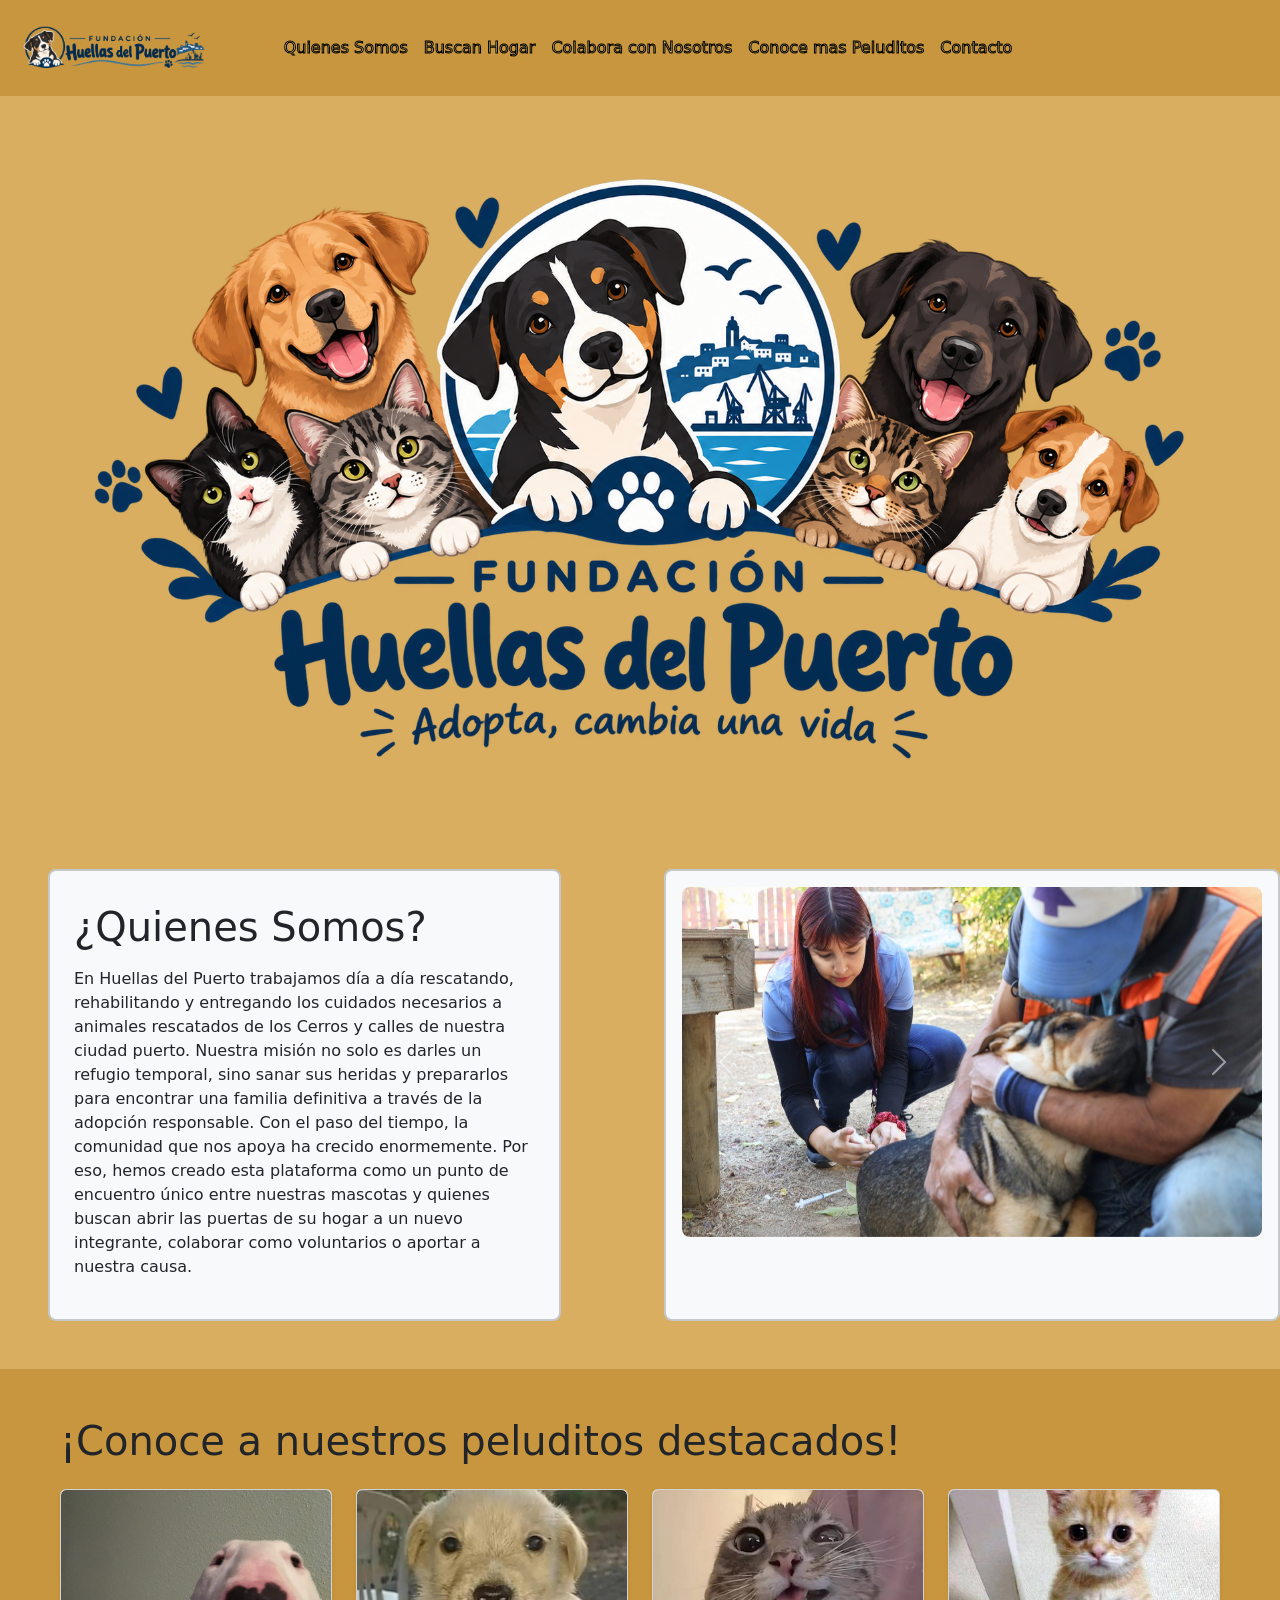
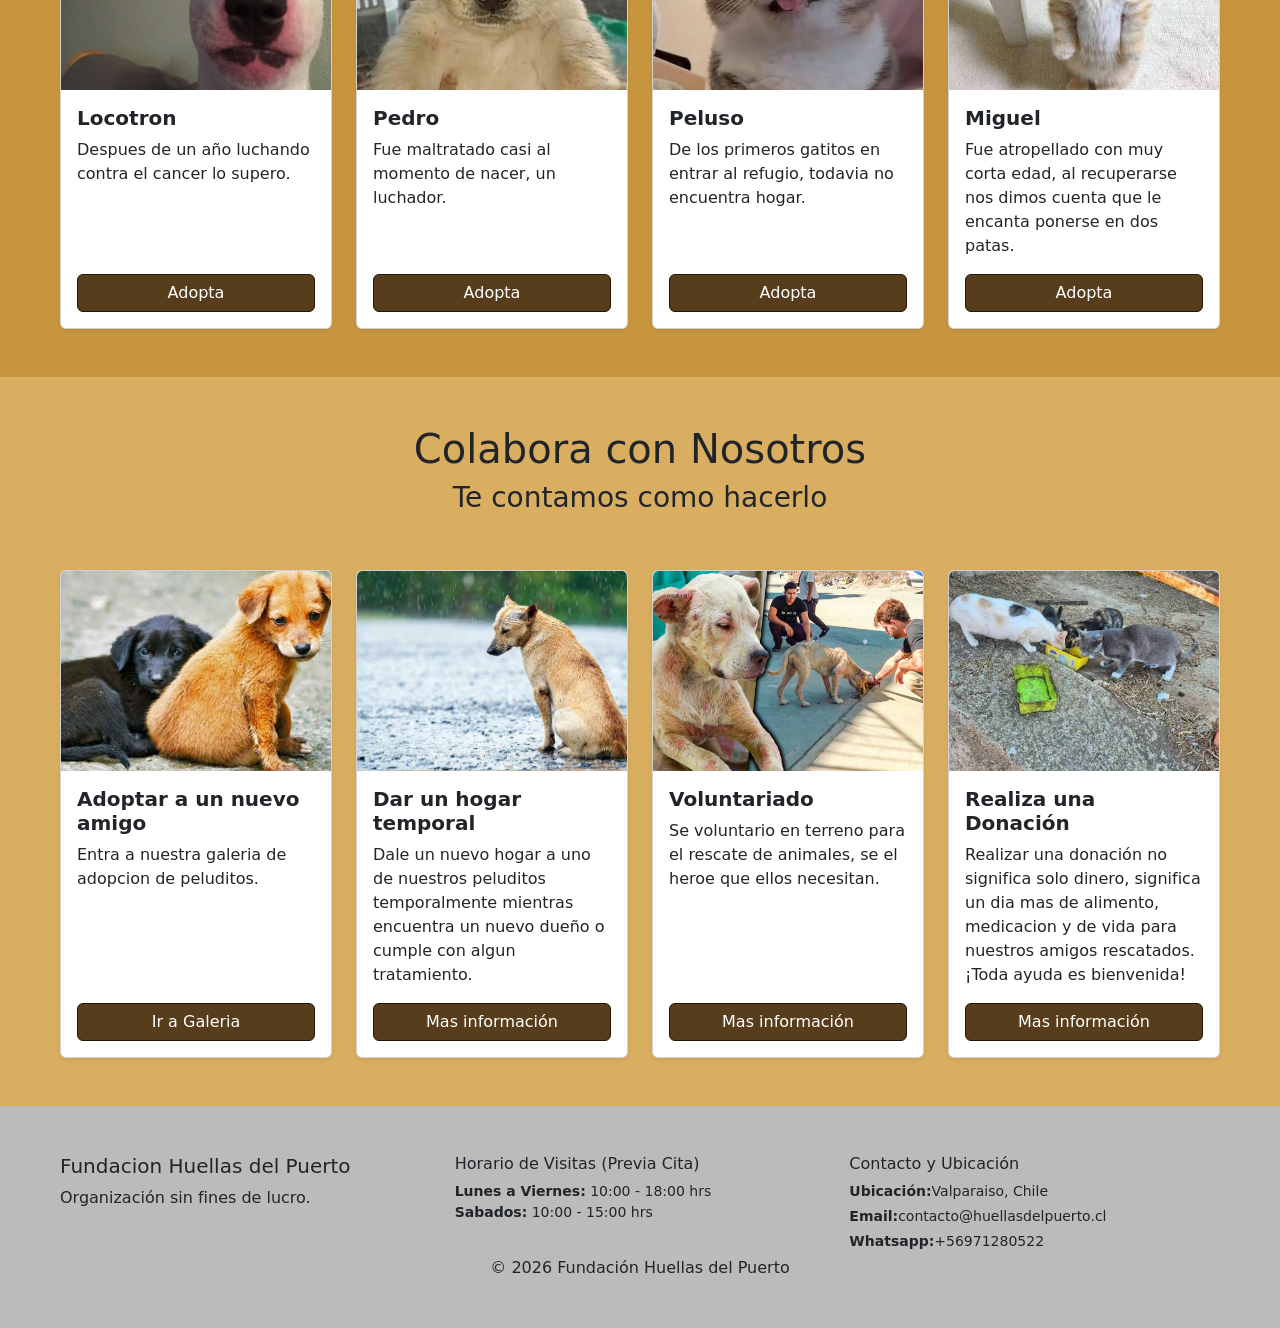
<file: views/index.html>
<!DOCTYPE html>
<html lang="es">

<head>
    <meta charset="UTF-8">
    <meta name="viewport" content="width=device-width, initial-scale=1.0">
    <title>Index</title>
    <link rel="stylesheet" href="../css/styles.css">
    <script src="https://cdn.jsdelivr.net/npm/bootstrap@5.3.3/dist/js/bootstrap.bundle.min.js"></script>
    <link href="https://cdn.jsdelivr.net/npm/bootstrap@5.3.8/dist/css/bootstrap.min.css" rel="stylesheet"
        integrity="sha384-sRIl4kxILFvY47J16cr9ZwB07vP4J8+LH7qKQnuqkuIAvNWLzeN8tE5YBujZqJLB" crossorigin="anonymous">
</head>

<body>
    <nav id="barranav" class="navbar navbar-expand-lg">
        <div class="container-fluid">
            <a class="navbar-brand" href="#">
                <img src="../img/ChatGPT Image 24 sept 2026, 20_23_19.png" alt="Bootstrap" width="200">
            </a>
            <button class="navbar-toggler" type="button" data-bs-toggle="collapse" data-bs-target="#navbarNav"
                aria-controls="navbarNav" aria-expanded="false" aria-label="Toggle navigation">
                <span class="navbar-toggler-icon"></span>
            </button>
            <div class="collapse navbar-collapse justify-content-center" id="navbarNav">
                <ul class="navbar-nav">
                    <li>
                        <a class="nav-link active" href="#QuienesSomos">Quienes Somos</a>
                    </li>
                    <li>
                        <a class="nav-link active" href="#BuscanHogar">Buscan
                            Hogar</a>
                    </li>
                    <li>
                        <a class="nav-link active" href="#ColaboraConNosotros">Colabora
                            con Nosotros</a>
                    </li>
                    <li>
                        <a class="nav-link active" href="guia.html">Conoce
                            mas Peluditos</a>
                    </li>
                    <li>
                        <a class="nav-link active" href="#Contacto">Contacto</a>
                    </li>
                </ul>
            </div>

            <div class="navbar-logo-space" style="width: 200px;"></div>

        </div>
    </nav>

    <section id="Bienvenida" class="py-5">
        <div class="container">
            <a href="#"><img src="../img/logo.png" alt="imgbienvenida" class="img-fluid"></a>
        </div>
    </section>

    <section id="QuienesSomos" class="py-5 ps-5">
        <div class="container-fluid">
            <div class="row gy-4 justify-content-center justify-content-lg-between">
                <div class="col-12 col-lg-5 bg-light border border-2 border-secondary-subtle rounded-3 p-4">
                    <h1 class="py-2">¿Quienes Somos?</h1>
                    <p>
                        En Huellas del Puerto trabajamos día a día rescatando, rehabilitando y entregando los cuidados
                        necesarios a animales rescatados de los Cerros y calles de nuestra ciudad puerto. Nuestra misión
                        no solo es darles un refugio temporal, sino sanar sus heridas y prepararlos para encontrar una
                        familia definitiva a través de la adopción responsable.
                        Con el paso del tiempo, la comunidad que nos apoya ha crecido enormemente. Por eso, hemos creado
                        esta plataforma como un punto de encuentro único entre nuestras mascotas y quienes buscan abrir
                        las puertas de su hogar a un nuevo integrante, colaborar como voluntarios o aportar a nuestra
                        causa.
                    </p>
                </div>

                <div class="col-12 col-lg-6 offset-1 bg-light border border-2 border-secondary-subtle rounded-3 p-3">
                    <div id="carouselExampleAutoplaying" class="carousel slide" data-bs-ride="carousel">
                        <div class="carousel-inner rounded-3">
                            <div class="carousel-item active">
                                <img src="../img/54411983728_119bfe7001_o-1024x683.jpg" class="d-block w-100"
                                    object-fit: cover;" alt="Perrito 1">
                            </div>
                            <div class="carousel-item">
                                <img src="../img/perritocarrusel2.jpeg" class="d-block w-100" object-fit: cover;"
                                    alt="Perrito 2">
                            </div>
                            <div class="carousel-item">
                                <img src="../img/laquiltreria3.jpg" class="d-block w-100" object-fit: cover;"
                                    alt="Perrito 3">
                            </div>
                        </div>

                        <button class="carousel-control-prev" type="button" data-bs-target="#carouselExampleAutoplaying"
                            data-bs-slide="prev">
                            <span class="carousel-control-prev-icon" aria-hidden="true"></span>
                            <span class="visually-hidden">Previous</span>
                        </button>
                        <button class="carousel-control-next" type="button" data-bs-target="#carouselExampleAutoplaying"
                            data-bs-slide="next">
                            <span class="carousel-control-next-icon" aria-hidden="true"></span>
                            <span class="visually-hidden">Next</span>
                        </button>
                    </div>
                </div>
            </div>
    </section>

    <section id="BuscanHogar" class="py-5 px-3 px-md-5">
        <div class="container-fluid">
            <h1 class="text-center text-md-start mb-4">¡Conoce a nuestros peluditos destacados!</h1>

            <div class="row g-4 justify-content-center justify-content-md-start">

                <div class="col-12 col-sm-6 col-md-4 col-lg-3 d-flex align-items-stretch">
                    <div class="card w-100 shadow-sm">
                        <img src="../img/perromeme1.jpg" class="card-img-top" alt="perro1">
                        <div class="card-body d-flex flex-column">
                            <h5 class="card-title">Locotron</h5>
                            <p class="card-text">Despues de un año luchando contra el cancer lo supero.</p>
                            <a href="#" class="btn btn-primary mt-auto">Adopta</a>
                        </div>
                    </div>
                </div>

                <div class="col-12 col-sm-6 col-md-4 col-lg-3 d-flex align-items-stretch">
                    <div class="card w-100 shadow-sm">
                        <img src="../img/perromeme2.jpg" class="card-img-top" alt="perro2">
                        <div class="card-body d-flex flex-column">
                            <h5 class="card-title">Pedro</h5>
                            <p class="card-text">Fue maltratado casi al momento de nacer, un luchador.</p>
                            <a href="#" class="btn btn-primary mt-auto">Adopta</a>
                        </div>
                    </div>
                </div>
                <div class="col-12 col-sm-6 col-md-4 col-lg-3 d-flex align-items-stretch">
                    <div class="card w-100 shadow-sm">
                        <img src="../img/gatomeme1.jpg" class="card-img-top" alt="gato1">
                        <div class="card-body d-flex flex-column">
                            <h5 class="card-title">Peluso</h5>
                            <p class="card-text">De los primeros gatitos en entrar al refugio, todavia no encuentra
                                hogar.</p>
                            <a href="#" class="btn btn-primary mt-auto">Adopta</a>
                        </div>
                    </div>
                </div>

                <div class="col-12 col-sm-6 col-md-4 col-lg-3 d-flex align-items-stretch">
                    <div class="card w-100 shadow-sm">
                        <img src="../img/gatomeme2.jpg" class="card-img-top" alt="gato2">
                        <div class="card-body d-flex flex-column">
                            <h5 class="card-title">Miguel</h5>
                            <p class="card-text">Fue atropellado con muy corta edad, al recuperarse nos dimos cuenta que
                                le encanta ponerse en dos patas.</p>
                            <a href="#" class="btn btn-primary mt-auto">Adopta</a>
                        </div>
                    </div>
                </div>
            </div>
        </div>
    </section>

    <section id="ColaboraConNosotros" class="py-5 px-3 px-md-5">
        <div class="container-fluid">
            <div class="row mb-5">
                <div class="col-12 text-center">
                    <h1>Colabora con Nosotros</h1>
                    <h3>Te contamos como hacerlo</h3>
                </div>
            </div>

            <div class="row g-4 justify-content-center">
                <div class="col-12 col-sm-6 col-md-4 col-lg-3 d-flex align-items-stretch">
                    <div class="card w-100 shadow-sm">
                        <img src="../img/adoptar.jpg" class="card-img-top" alt="adoptar">
                        <div class="card-body d-flex flex-column">
                            <h5 class="card-title">Adoptar a un nuevo amigo</h5>
                            <p class="card-text">Entra a nuestra galeria de adopcion de peluditos.</p>
                            <a href="guia.html" class="btn btn-primary mt-auto">Ir a Galeria</a>
                        </div>
                    </div>
                </div>



                <div class="col-12 col-sm-6 col-md-4 col-lg-3 d-flex align-items-stretch">
                    <div class="card w-100 shadow-sm">
                        <img src="../img/hogar.jpg" class="card-img-top" alt="hogartemporal">
                        <div class="card-body d-flex flex-column">
                            <h5 class="card-title">Dar un hogar temporal</h5>
                            <p class="card-text">Dale un nuevo hogar a uno de nuestros peluditos temporalmente mientras
                                encuentra un nuevo dueño o cumple con algun tratamiento.</p>
                            <a href="#" class="btn btn-primary mt-auto">Mas información</a>
                        </div>
                    </div>
                </div>



                <div class="col-12 col-sm-6 col-md-4 col-lg-3 d-flex align-items-stretch">
                    <div class="card w-100 shadow-sm">
                        <img src="../img/voluntario.jpg" class="card-img-top" alt="voluntario">
                        <div class="card-body d-flex flex-column">
                            <h5 class="card-title">Voluntariado</h5>
                            <p class="card-text">Se voluntario en terreno para el rescate de animales, se el heroe que
                                ellos
                                necesitan.</p>
                            <a href="#" class="btn btn-primary mt-auto">Mas información</a>
                        </div>
                    </div>
                </div>

                <div class="col-12 col-sm-6 col-md-4 col-lg-3 d-flex align-items-stretch">
                    <div class="card w-100 shadow-sm">
                        <img src="../img/donar.jpg" class="card-img-top" alt="donar">
                        <div class="card-body d-flex flex-column">
                            <h5 class="card-title">Realiza una Donación</h5>
                            <p class="card-text">Realizar una donación no significa solo dinero, significa un dia mas de
                                alimento, medicacion y de vida para nuestros
                                amigos rescatados.
                                ¡Toda ayuda es bienvenida!
                            </p>
                            <a href="#" class="btn btn-primary mt-auto">Mas información</a>
                        </div>
                    </div>
                </div>
            </div>


        </div>
    </section>

    <footer id="Contacto" class="py-5 px-3 px-md-5">
        <div class="container-fluid">
            <div class="row gy-4 justify-content-between">

                <div class="col-12 col-md-4 text-center text-md-start">
                    <h5>Fundacion Huellas del Puerto</h5>
                    <p>Organización sin fines de lucro.</p>
                </div>

                <div class="col-12 col-sm-6 col-md-4 text-center text-md-start">
                    <h6>Horario de Visitas (Previa Cita)</h6>
                    <ul class="list-unstyled small mb-0">
                        <li><strong>Lunes a Viernes:</strong> 10:00 - 18:00 hrs</li>
                        <li><strong>Sabados:</strong> 10:00 - 15:00 hrs</li>
                    </ul>
                </div>

                <div class="col-12 col-sm-6 col-md-4 text-center text-md-start">
                    <h6>Contacto y Ubicación</h6>
                    <ul class="list-unstyled small mb-0">
                        <li class="mb-1"><strong>Ubicación:</strong>Valparaiso, Chile</li>
                        <li class="mb-1"><strong>Email:</strong>contacto@huellasdelpuerto.cl</li>
                        <li class="mb-1"><strong>Whatsapp:</strong>+56971280522</li>
                    </ul>
                </div>
            </div>

            <div class="row">
                <div class="col-12 text-center">
                    <p>© 2026 Fundación Huellas del Puerto</p>
                </div>
            </div>
        </div>
    </footer>
</body>

</html>
</file>
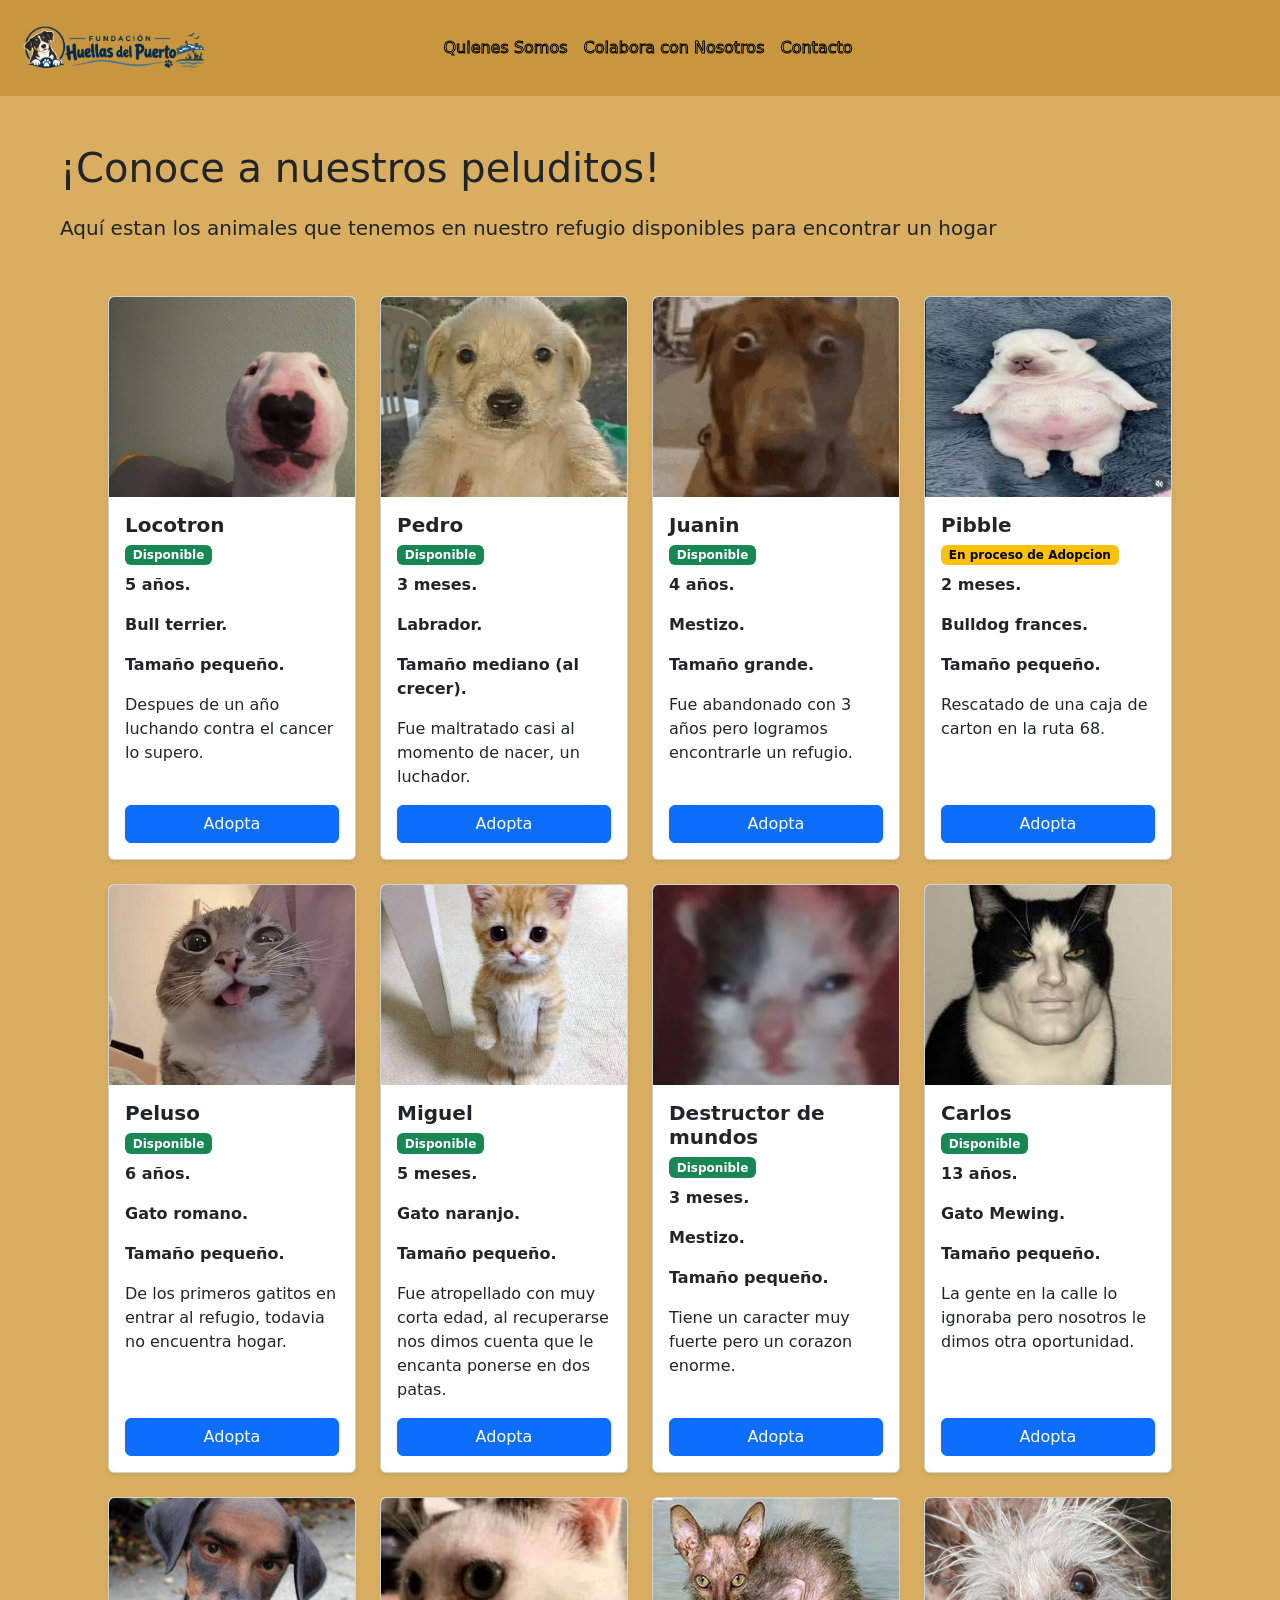
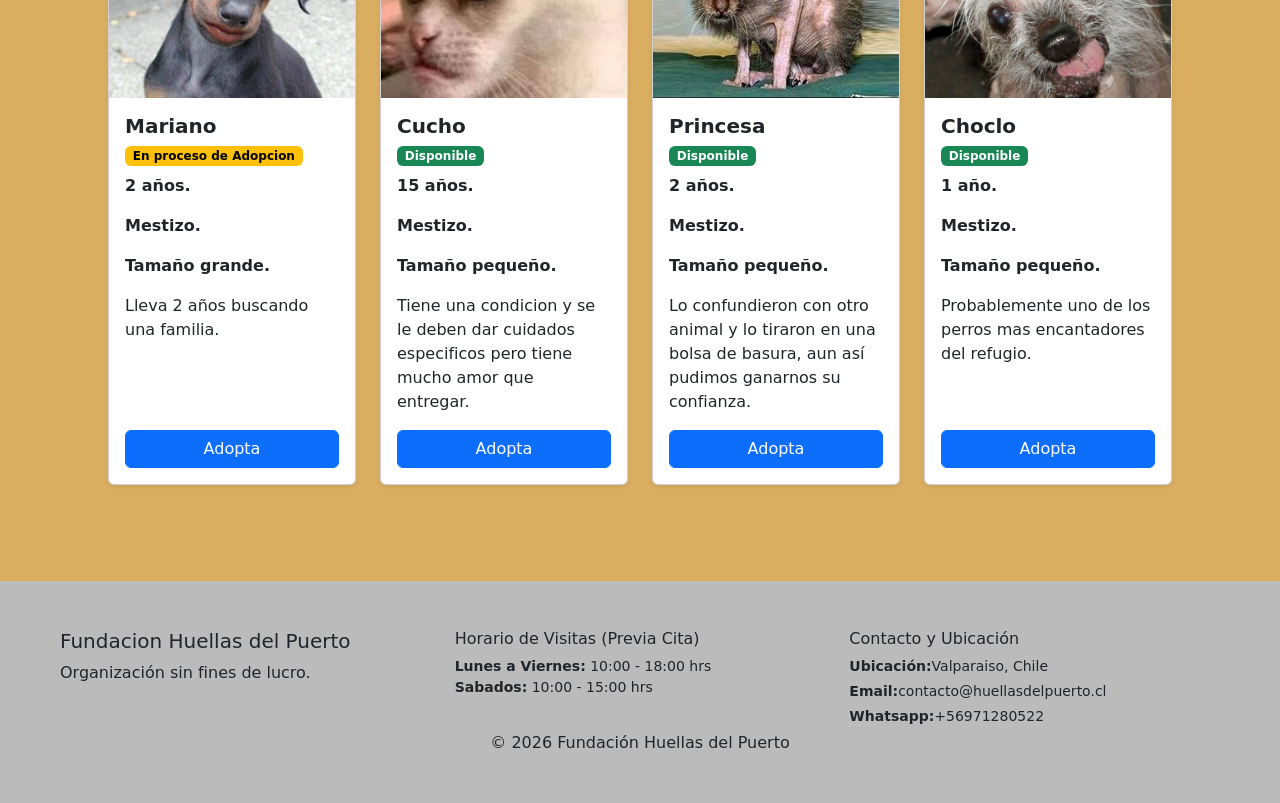
<file: views/guia.html>
<!DOCTYPE html>
<html lang="es">

<head>
    <meta charset="UTF-8">
    <meta name="viewport" content="width=device-width, initial-scale=1.0">
    <title>Guia de Adopcion</title>
    <link rel="stylesheet" href="../css/styles.css">
    <script src="https://cdn.jsdelivr.net/npm/bootstrap@5.3.3/dist/js/bootstrap.bundle.min.js"></script>
    <link href="https://cdn.jsdelivr.net/npm/bootstrap@5.3.8/dist/css/bootstrap.min.css" rel="stylesheet"
        integrity="sha384-sRIl4kxILFvY47J16cr9ZwB07vP4J8+LH7qKQnuqkuIAvNWLzeN8tE5YBujZqJLB" crossorigin="anonymous">
</head>

<body>
    <nav id="barranav" class="navbar navbar-expand-lg">
        <div class="container-fluid">
            <a class="navbar-brand" href="#">
                <img src="../img/ChatGPT Image 24 sept 2026, 20_23_19.png" alt="Bootstrap" width="200">
            </a>
            <button class="navbar-toggler" type="button" data-bs-toggle="collapse" data-bs-target="#navbarNav"
                aria-controls="navbarNav" aria-expanded="false" aria-label="Toggle navigation">
                <span class="navbar-toggler-icon"></span>
            </button>
            <div class="collapse navbar-collapse justify-content-center" id="navbarNav">
                <ul class="navbar-nav">
                    <li>
                        <a class="nav-link active" href="index.html#QuienesSomos">Quienes
                            Somos</a>
                    </li>
                    <li>
                        <a class="nav-link active" href="index.html#ColaboraConNosotros">Colabora
                            con Nosotros</a>
                    </li>
                    <li>
                        <a class="nav-link active" href="#Contacto">Contacto</a>
                    </li>
                </ul>
            </div>

            <div class="navbar-logo-space"></div>

        </div>
    </nav>

    <section id="GuiaDeAdopcion" class="py-5 px-3 px-md-5">
        <div class="container-fluid">
            <h1 class="text-center text-md-start mb-4">¡Conoce a nuestros peluditos!</h1>
            <h5 class="text-center text-md-start">Aquí estan los animales que tenemos en nuestro refugio disponibles
                para encontrar un hogar</h5>
            <div class="row g-4 justify-content-center justify-content-md-start py-5 px-3 px-md-5">

                <div class="col-12 col-sm-6 col-md-4 col-lg-3 d-flex align-items-stretch">
                    <div class="card w-100 shadow-sm">
                        <img src="../img/perromeme1.jpg" class="card-img-top" alt="perro1">
                        <div class="card-body d-flex flex-column">
                            <h5 class="card-title">Locotron</h5>
                            <span class="badge text-bg-success">Disponible</span>
                            <p class="card-text"><strong>5 años.</strong></p>
                            <p class="card-text"><strong>Bull terrier.</strong></p>
                            <p class="card-text"><strong>Tamaño pequeño.</strong></p>
                            <p class="card-text">Despues de un año luchando contra el cancer lo supero.</p>
                            <a href="#" class="btn btn-primary mt-auto" data-bs-toggle="modal"
                                data-bs-target="#formularioAdopcion">Adopta</a>
                        </div>
                    </div>
                </div>

                <div class="col-12 col-sm-6 col-md-4 col-lg-3 d-flex align-items-stretch">
                    <div class="card w-100 shadow-sm">
                        <img src="../img/perromeme2.jpg" class="card-img-top" alt="perro2">
                        <div class="card-body d-flex flex-column">
                            <h5 class="card-title">Pedro</h5>
                            <span class="badge text-bg-success">Disponible</span>
                            <p class="card-text"><strong>3 meses.</strong></p>
                            <p class="card-text"><strong>Labrador.</strong></p>
                            <p class="card-text"><strong>Tamaño mediano (al crecer).</strong></p>
                            <p class="card-text">Fue maltratado casi al momento de nacer, un luchador.</p>
                            <a href="#" class="btn btn-primary mt-auto" data-bs-toggle="modal"
                                data-bs-target="#formularioAdopcion">Adopta</a>
                        </div>
                    </div>
                </div>

                <div class="col-12 col-sm-6 col-md-4 col-lg-3 d-flex align-items-stretch">
                    <div class="card w-100 shadow-sm">
                        <img src="../img/perromeme3.jpg" class="card-img-top" alt="perro3">
                        <div class="card-body d-flex flex-column">
                            <h5 class="card-title">Juanin</h5>
                            <span class="badge text-bg-success">Disponible</span>
                            <p class="card-text"><strong>4 años.</strong></p>
                            <p class="card-text"><strong>Mestizo.</strong></p>
                            <p class="card-text"><strong>Tamaño grande.</strong></p>
                            <p class="card-text">Fue abandonado con 3 años pero logramos encontrarle un refugio.</p>
                            <a href="#" class="btn btn-primary mt-auto" data-bs-toggle="modal"
                                data-bs-target="#formularioAdopcion">Adopta</a>
                        </div>
                    </div>
                </div>

                <div class="col-12 col-sm-6 col-md-4 col-lg-3 d-flex align-items-stretch">
                    <div class="card w-100 shadow-sm">
                        <img src="../img/perromeme4.jpg" class="card-img-top" alt="perro4">
                        <div class="card-body d-flex flex-column">
                            <h5 class="card-title">Pibble</h5>
                            <span class="badge text-bg-warning">En proceso de Adopcion</span>
                            <p class="card-text"><strong>2 meses.</strong></p>
                            <p class="card-text"><strong>Bulldog frances.</strong></p>
                            <p class="card-text"><strong>Tamaño pequeño.</strong></p>
                            <p class="card-text">Rescatado de una caja de carton en la ruta 68.</p>
                            <a href="#" class="btn btn-primary mt-auto">Adopta</a>
                        </div>
                    </div>
                </div>

                <div class="col-12 col-sm-6 col-md-4 col-lg-3 d-flex align-items-stretch">
                    <div class="card w-100 shadow-sm">
                        <img src="../img/gatomeme1.jpg" class="card-img-top" alt="gato1">
                        <div class="card-body d-flex flex-column">
                            <h5 class="card-title">Peluso</h5>
                            <span class="badge text-bg-success">Disponible</span>
                            <p class="card-text"><strong>6 años.</strong></p>
                            <p class="card-text"><strong>Gato romano.</strong></p>
                            <p class="card-text"><strong>Tamaño pequeño.</strong></p>
                            <p class="card-text">De los primeros gatitos en entrar al refugio, todavia no encuentra
                                hogar.</p>
                            <a href="#" class="btn btn-primary mt-auto" data-bs-toggle="modal"
                                data-bs-target="#formularioAdopcion">Adopta</a>
                        </div>
                    </div>
                </div>

                <div class="col-12 col-sm-6 col-md-4 col-lg-3 d-flex align-items-stretch">
                    <div class="card w-100 shadow-sm">
                        <img src="../img/gatomeme2.jpg" class="card-img-top" alt="gato2">
                        <div class="card-body d-flex flex-column">
                            <h5 class="card-title">Miguel</h5>
                            <span class="badge text-bg-success">Disponible</span>
                            <p class="card-text"><strong>5 meses.</strong></p>
                            <p class="card-text"><strong>Gato naranjo.</strong></p>
                            <p class="card-text"><strong>Tamaño pequeño.</strong></p>
                            <p class="card-text">Fue atropellado con muy corta edad, al recuperarse nos dimos cuenta que
                                le encanta ponerse en dos patas.</p>
                            <a href="#" class="btn btn-primary mt-auto" data-bs-toggle="modal"
                                data-bs-target="#formularioAdopcion">Adopta</a>
                        </div>
                    </div>
                </div>

                <div class="col-12 col-sm-6 col-md-4 col-lg-3 d-flex align-items-stretch">
                    <div class="card w-100 shadow-sm">
                        <img src="../img/gatomeme3.jpg" class="card-img-top" alt="gato3">
                        <div class="card-body d-flex flex-column">
                            <h5 class="card-title">Destructor de mundos</h5>
                            <span class="badge text-bg-success">Disponible</span>
                            <p class="card-text"><strong>3 meses.</strong></p>
                            <p class="card-text"><strong>Mestizo.</strong></p>
                            <p class="card-text"><strong>Tamaño pequeño.</strong></p>
                            <p class="card-text">Tiene un caracter muy fuerte pero un corazon enorme.</p>
                            <a href="#" class="btn btn-primary mt-auto" data-bs-toggle="modal"
                                data-bs-target="#formularioAdopcion">Adopta</a>
                        </div>
                    </div>
                </div>

                <div class="col-12 col-sm-6 col-md-4 col-lg-3 d-flex align-items-stretch">
                    <div class="card w-100 shadow-sm">
                        <img src="../img/gatomeme4.jpg" class="card-img-top" alt="gato4">
                        <div class="card-body d-flex flex-column">
                            <h5 class="card-title">Carlos</h5>
                            <span class="badge text-bg-success">Disponible</span>
                            <p class="card-text"><strong>13 años.</strong></p>
                            <p class="card-text"><strong>Gato Mewing.</strong></p>
                            <p class="card-text"><strong>Tamaño pequeño.</strong></p>
                            <p class="card-text">La gente en la calle lo ignoraba pero nosotros le dimos otra
                                oportunidad.</p>
                            <a href="#" class="btn btn-primary mt-auto" data-bs-toggle="modal"
                                data-bs-target="#formularioAdopcion">Adopta</a>
                        </div>
                    </div>
                </div>

                <div class="col-12 col-sm-6 col-md-4 col-lg-3 d-flex align-items-stretch">
                    <div class="card w-100 shadow-sm">
                        <img src="../img/perromeme5.jpg" class="card-img-top" alt="perro5">
                        <div class="card-body d-flex flex-column">
                            <h5 class="card-title">Mariano</h5>
                            <span class="badge text-bg-warning">En proceso de Adopcion</span>
                            <p class="card-text"><strong>2 años.</strong></p>
                            <p class="card-text"><strong>Mestizo.</strong></p>
                            <p class="card-text"><strong>Tamaño grande.</strong></p>
                            <p class="card-text">Lleva 2 años buscando una familia.</p>
                            <a href="#" class="btn btn-primary mt-auto">Adopta</a>
                        </div>
                    </div>
                </div>

                <div class="col-12 col-sm-6 col-md-4 col-lg-3 d-flex align-items-stretch">
                    <div class="card w-100 shadow-sm">
                        <img src="../img/gatomeme5.jpg" class="card-img-top" alt="gato5">
                        <div class="card-body d-flex flex-column">
                            <h5 class="card-title">Cucho</h5>
                            <span class="badge text-bg-success">Disponible</span>
                            <p class="card-text"><strong>15 años.</strong></p>
                            <p class="card-text"><strong>Mestizo.</strong></p>
                            <p class="card-text"><strong>Tamaño pequeño.</strong></p>
                            <p class="card-text">Tiene una condicion y se le deben dar cuidados especificos pero tiene mucho amor que entregar.</p>
                            <a href="#" class="btn btn-primary mt-auto" data-bs-toggle="modal"
                                data-bs-target="#formularioAdopcion">Adopta</a>
                        </div>
                    </div>
                </div>

                <div class="col-12 col-sm-6 col-md-4 col-lg-3 d-flex align-items-stretch">
                    <div class="card w-100 shadow-sm">
                        <img src="../img/gatomeme6.jpg" class="card-img-top" alt="gato6">
                        <div class="card-body d-flex flex-column">
                            <h5 class="card-title">Princesa</h5>
                            <span class="badge text-bg-success">Disponible</span>
                            <p class="card-text"><strong>2 años.</strong></p>
                            <p class="card-text"><strong>Mestizo.</strong></p>
                            <p class="card-text"><strong>Tamaño pequeño.</strong></p>
                            <p class="card-text">Lo confundieron con otro animal y lo tiraron en una bolsa de basura, aun así pudimos ganarnos su confianza.</p>
                            <a href="#" class="btn btn-primary mt-auto" data-bs-toggle="modal"
                                data-bs-target="#formularioAdopcion">Adopta</a>
                        </div>
                    </div>
                </div>

                <div class="col-12 col-sm-6 col-md-4 col-lg-3 d-flex align-items-stretch">
                    <div class="card w-100 shadow-sm">
                        <img src="../img/perromeme6.jpg" class="card-img-top" alt="perro5">
                        <div class="card-body d-flex flex-column">
                            <h5 class="card-title">Choclo</h5>
                            <span class="badge text-bg-success">Disponible</span>
                            <p class="card-text"><strong>1 año.</strong></p>
                            <p class="card-text"><strong>Mestizo.</strong></p>
                            <p class="card-text"><strong>Tamaño pequeño.</strong></p>
                            <p class="card-text">Probablemente uno de los perros mas encantadores del refugio.</p>
                            <a href="..." class="btn btn-primary mt-auto" data-bs-toggle="modal"
                                data-bs-target="#formularioAdopcion">Adopta</a>
                        </div>
                    </div>
                </div>

            </div>
        </div>
    </section>



    <footer id="Contacto" class="py-5 px-3 px-md-5">
        <div class="container-fluid">
            <div class="row gy-4 justify-content-between">

                <div class="col-12 col-md-4 text-center text-md-start">
                    <h5>Fundacion Huellas del Puerto</h5>
                    <p>Organización sin fines de lucro.</p>
                </div>

                <div class="col-12 col-sm-6 col-md-4 text-center text-md-start">
                    <h6>Horario de Visitas (Previa Cita)</h6>
                    <ul class="list-unstyled small mb-0">
                        <li><strong>Lunes a Viernes:</strong> 10:00 - 18:00 hrs</li>
                        <li><strong>Sabados:</strong> 10:00 - 15:00 hrs</li>
                    </ul>
                </div>

                <div class="col-12 col-sm-6 col-md-4 text-center text-md-start">
                    <h6>Contacto y Ubicación</h6>
                    <ul class="list-unstyled small mb-0">
                        <li class="mb-1"><strong>Ubicación:</strong>Valparaiso, Chile</li>
                        <li class="mb-1"><strong>Email:</strong>contacto@huellasdelpuerto.cl</li>
                        <li class="mb-1"><strong>Whatsapp:</strong>+56971280522</li>
                    </ul>
                </div>
            </div>

            <div class="row">
                <div class="col-12 text-center">
                    <p>© 2026 Fundación Huellas del Puerto</p>
                </div>
            </div>
        </div>
    </footer>

    <div class="modal fade" id="formularioAdopcion" tabindex="-1" aria-hidden="true">
        <div class="modal-dialog modal-dialog-centered modal-sm">
            <div class="modal-content p-3">

                <div class="modal-header border-0 pb-0">
                    <h5>Quiero Adoptar</h5>
                    <button type="button" class="btn-close" data-bs-dismiss="modal" aria-label="Cerrar"></button>
                </div>

                <div class="modal-body">
                    <form>
                        <div class="mb-3">
                            <label class="form-label small fw-bold">Nombre Completo</label>
                            <input type="text" class="form-control form-control-sm" placeholder="Tu nombre" required>
                        </div>

                        <div class="mb-3">
                            <label class="form-label small fw-bold">Correo Electronico</label>
                            <input type="text" class="form-control form-control-sm" placeholder="ejemplo@correo.cl"
                                required>
                        </div>

                        <div class="mb-3">
                            <label class="form-label small fw-bold">Teléfono / WhatsApp</label>
                            <input type="tel" class="form-control form-control-sm" placeholder="+56 9 ..." required
                                minlength="9" maxlength="11">
                        </div>

                        <div class="input-group mb-3">
                            <label class="form-label small fw-bold">¿A quien quieres Adoptar?</label>
                            <label class="input-group-text" for="inputGroupSelect01"></label>
                            <select class="form-select" id="inputGroupSelect01">
                                <option selected>Elige...</option>
                                <option value="1">Locotron</option>
                                <option value="2">Pedro</option>
                                <option value="3">Juanin</option>
                                <option value="4">Peluso</option>
                                <option value="5">Miguel</option>
                                <option value="6">Destructor de mundos</option>
                                <option value="7">Carlos</option>
                                <option value="8">Cucho</option>
                                <option value="9">Princesa</option>
                                <option value="10">Choclo</option>
                            </select>
                        </div>

                        <div class="mb-3">
                            <label class="form-label small fw-bold">Edad</label>
                            <input type="number" class="form-control form-control-sm" placeholder="0" required min="18"
                                max="99">
                        </div>

                        <div class="mb-3">
                            <label class="form-label small fw-bold">Tipo de Vivienda</label>
                            <label class="input-group-text" for="inputGroupSelect01"></label>
                            <select class="form-select" id="inputGroupSelect01">
                                <option selected>Elige...</option>
                                <option value="1">Casa</option>
                                <option value="2">Departamento</option>
                                <option value="3">Otro</option>
                            </select>
                        </div>

                        <div class="mb-3">
                            <label class="form-label small fw-bold">¿Tienes mascotas Actualmente?</label>
                            <div class="form-check form-check-inline">
                                <input class="form-check-input" type="radio" name="experiencia" id="expSi" value="Si"
                                    required>
                                <label class="form-check-label" for="expSi">Sí</label>
                            </div>

                            <div class="form-check form-check-inline">
                                <input class="form-check-input" type="radio" name="experiencia" id="expNo" value="No">
                                <label class="form-check-label" for="expNo">No</label>
                            </div>
                        </div>

                        <div class="mb-3">
                            <label class="form-label small fw-bold">Motivo por el que quieres adoptar</label>
                            <input type="text" class="form-control form-control-sm" placeholder="Tu motivo aquí..."
                                required minlength="50">
                        </div>

                        <div class="mb-3">
                            <label class="form-label small fw-bold">¿Aceptas el compromiso de tenencia
                                responsable?</label>
                            <p>Escribe "Si acepto el acuerdo" de otra forma no podras continuar.</p>
                            <input type="text" class="form-control form-control-sm" id="compromiso"
                                pattern="S[ií]? acepto el acuerdo"
                                title="Debes escribir exactamente 'Si acepto el acuerdo'" placeholder="Escribe aquí..."
                                required>
                        </div>

                        <button type="submit" class="btn btn-sm text-white w-100 fw-bold mt-2">
                            Enviar
                        </button>
                    </form>
                </div>

            </div>
        </div>
    </div>

</body>

</html>
</file>
<file: css/styles.css>
body {
    margin: 0;
    font-family: system-ui, -apple-system, BlinkMacSystemFont, "Segoe UI", Roboto, Oxygen, Ubuntu, Cantarell, "Open Sans", "Helvetica Neue", sans-serif;
}

section {
    scroll-margin-top: 80px;
}

#barranav {
    background-color: #C8963E;
}

#barranav .navbar-brand img {
    width: 200px;
    height: auto;
}

#barranav .nav-link {
    font-family: system-ui, -apple-system, BlinkMacSystemFont, "Segoe UI", Roboto, Oxygen, Ubuntu, Cantarell, "Open Sans", "Helvetica Neue", sans-serif;
    color: #E3C567 !important;
    -webkit-text-stroke: 1px #000000;
}


.navbar-logo-space {
    width: 200px;
}



#Bienvenida {
    background-color: #D9AE61;
}

#Bienvenida img {
    max-width: 100%;
    height: auto;
}



#QuienesSomos {
    background-color: #D9AE61;
}

#QuienesSomos p {
    font-family: system-ui, -apple-system, BlinkMacSystemFont, "Segoe UI", Roboto, Oxygen, Ubuntu, Cantarell, "Open Sans", "Helvetica Neue", sans-serif;
}

#QuienesSomos .carousel img {
    height: 350px;
    object-fit: cover;
}



#BuscanHogar {
    background-color: #C8963E;
}

.card {
    overflow: hidden;
    border-radius: 8px;
}

.card-img-top {
    height: 200px;
    object-fit: cover;
}

.card-body {
    display: flex;
    flex-direction: column;
}

.card-title {
    font-weight: 700;
}

.card-text {
    line-height: 1.5;
}


.btn-adopta,
#BuscanHogar .btn-primary,
#ColaboraConNosotros .btn-primary {
    background-color: #573D1C;
    border-color: #241604;
}

#ColaboraConNosotros {
    background-color: #D9AE61;
}


#Contacto {
    background-color: rgb(187, 187, 187);
}

#Contacto p,
#Contacto ul {
    margin-bottom: 0;
}

#GuiaDeAdopcion {
    background-color: #D9AE61;
}

#GuiaDeAdopcion .badge {
    width: fit-content;
    margin-bottom: 8px;
}

#GuiaDeAdopcion .card {
    height: 100%;
}

#formularioAdopcion .modal-content {
    border-radius: 12px;
}


#formularioAdopcion .form-label {
    font-weight: 700;
}

#formularioAdopcion .btn {
    background-color: #573D1C;
    border-color: #573D1C;
}

@media (max-width: 991.98px) {
    .navbar-logo-space {
        display: none;
    }

    #barranav .navbar-brand img {
        width: 160px;
    }
}


@media (max-width: 576px) {
    #barranav .navbar-brand img {
        width: 140px;
    }

    #QuienesSomos .carousel img {
        height: 250px;
    }

    .card-img-top {
        height: 180px;
    }
}
</file>
